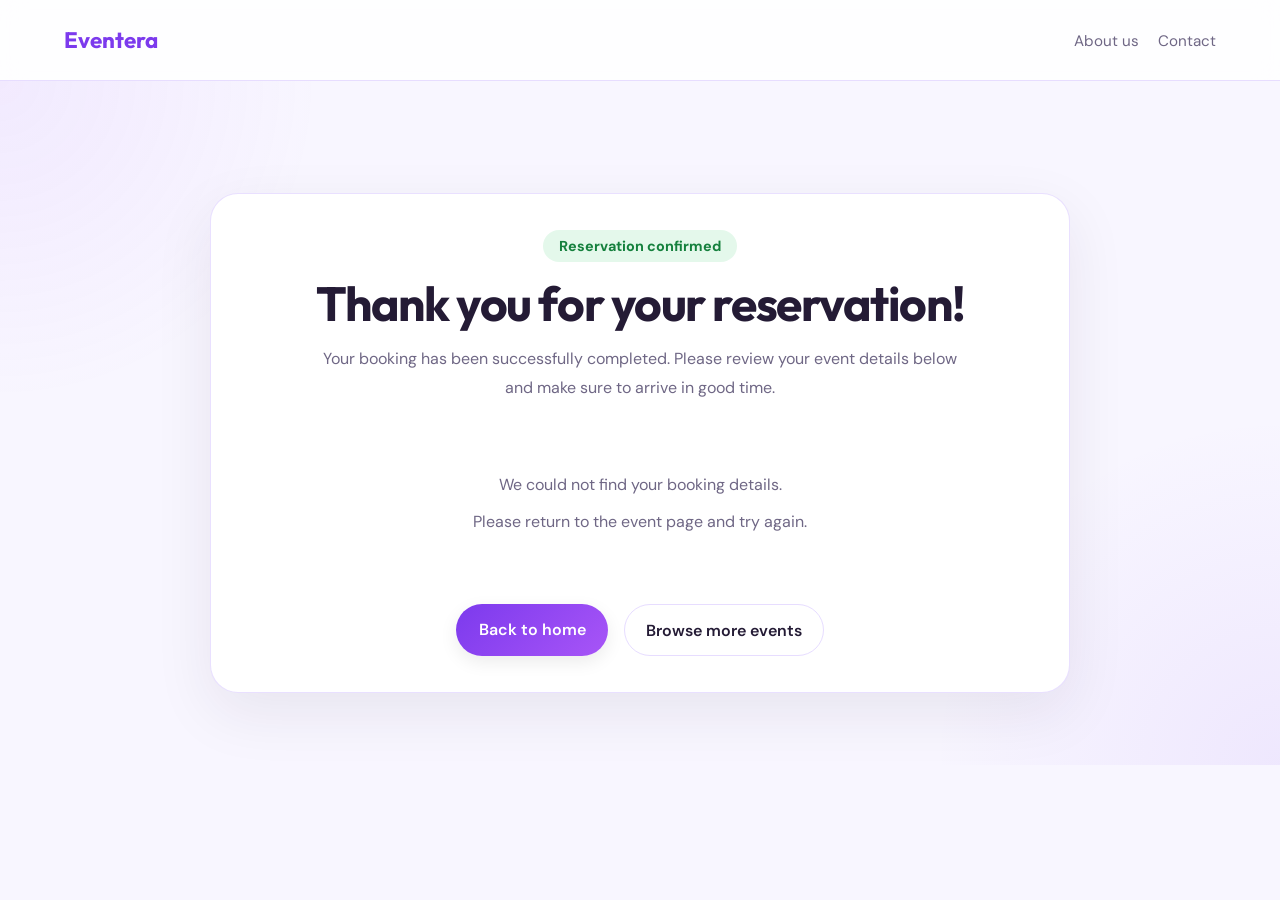
<file: booking-confirmation.html>
<!doctype html>
<html lang="en">
  <head>
    <meta charset="UTF-8" />
    <meta name="viewport" content="width=device-width, initial-scale=1.0" />
    <title>Booking Confirmation | Eventera</title>
    <link rel="stylesheet" href="style.css" />
    <script src="./src/scripts/header.js" defer></script>
  </head>
  <body>
    <header class="site-header">
      <nav class="container nav">
        <a href="index.html" class="logo">Eventera</a>
        <ul class="nav-links">
          <!-- <li><a href="index.html">Home</a></li> -->
          <li><a href="about.html">About us</a></li>
          <li><a href="contact.html">Contact</a></li>
          <!-- <li><a href="register.html">Register</a></li>
          <li><a href="login.html" class="nav-login">Log In</a></li> -->
        </ul>

        <div class="user-area" id="userArea" style="display: none;">
          <div class="user-profile" id="userProfile">
            <div class="user-avatar" id="userInitial">U</div>
            <span id="userName">User</span>
          </div>
          <button class="logout-btn" id="logoutBtn">Logout</button>
        </div>
      </nav>
    </header>

    <main class="confirmation-page">
      <section class="confirmation-section">
        <div class="container">
          <div class="confirmation-card">
            <span class="confirmation-badge">Reservation confirmed</span>
            <h1>Thank you for your reservation!</h1>
            <p class="confirmation-intro">
              Your booking has been successfully completed. Please review your
              event details below and make sure to arrive in good time.
            </p>

            <div id="confirmationDetails" class="confirmation-details">
              <p>Loading your booking details...</p>
            </div>

            <div class="confirmation-actions">
              <a href="index.html" class="btn btn-primary">Back to home</a>
              <a href="index.html#events" class="btn btn-secondary"
                >Browse more events</a
              >
            </div>
          </div>
        </div>
      </section>
    </main>

    <script src="js/booking-confirmation.js"></script>
  </body>
</html>
</file>
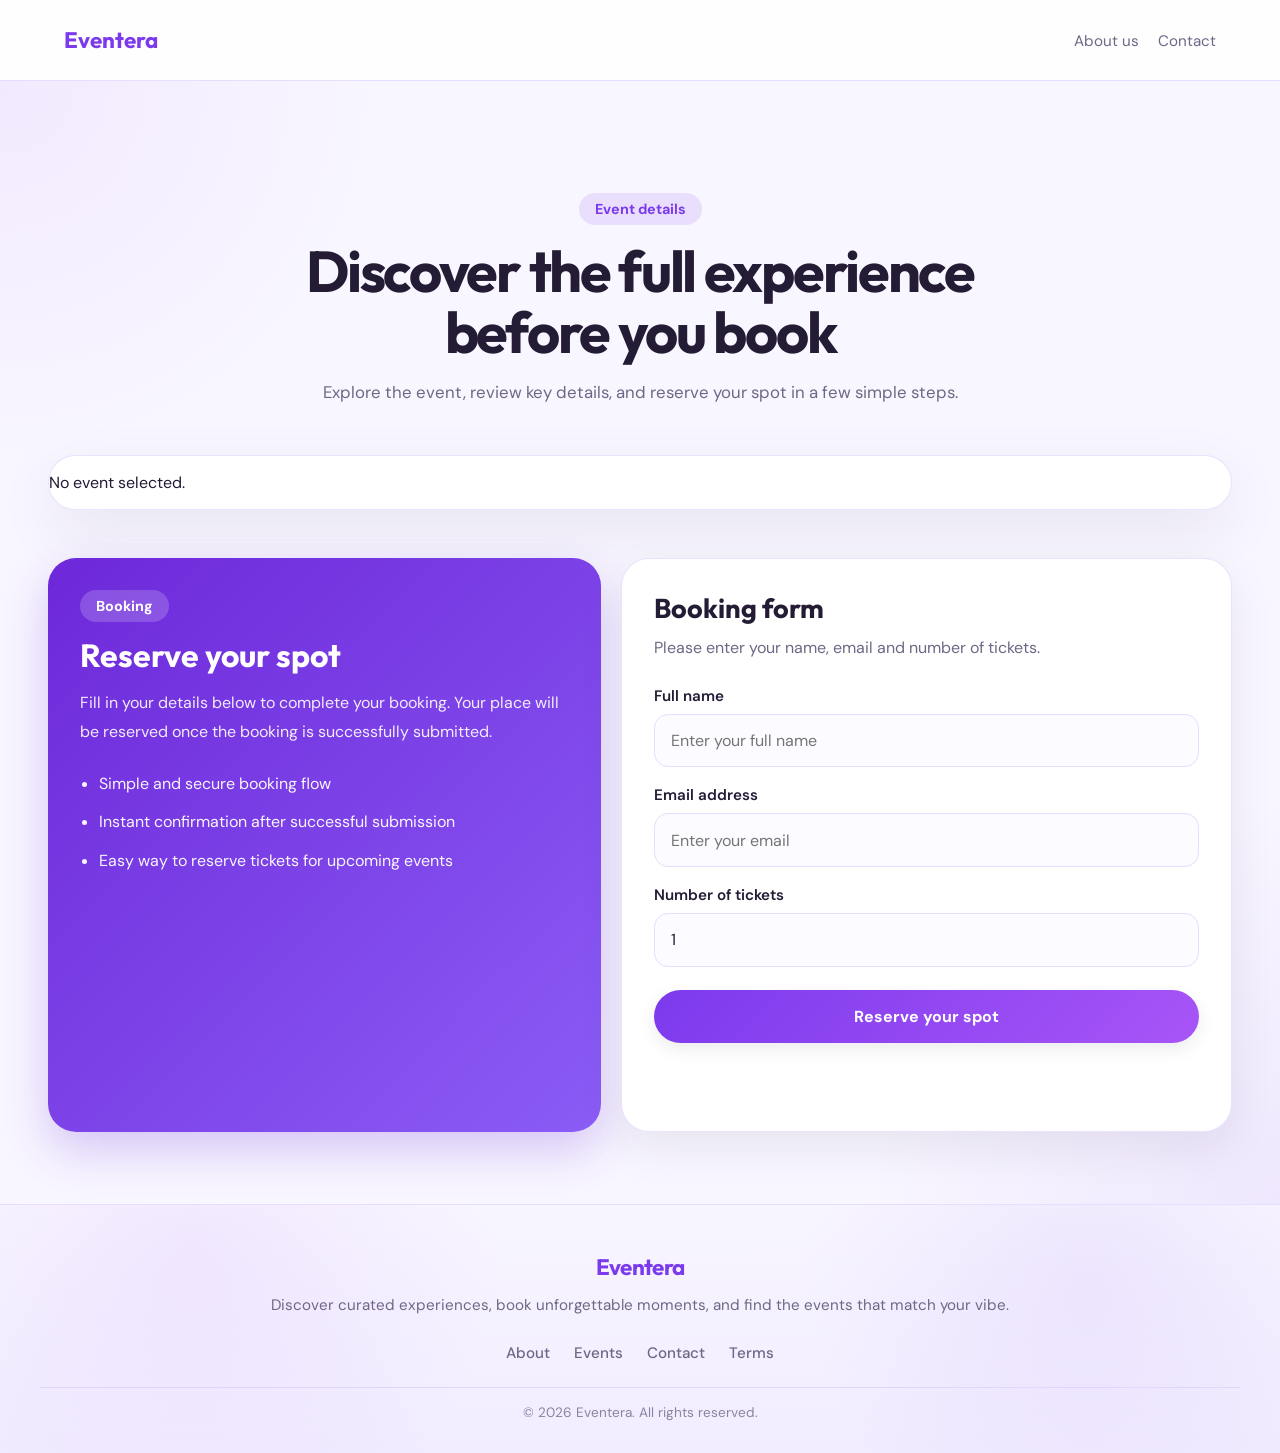
<file: event-details.html>
<!doctype html>
<html lang="en">
  <head>
    <meta charset="UTF-8" />
    <meta name="viewport" content="width=device-width, initial-scale=1.0" />
    <title>Event Details | Eventera</title>
    <link rel="stylesheet" href="style.css" />
    <script src="./src/scripts/header.js" defer></script>
  </head>
  <body>
    <!-- HEADER -->
    <header class="site-header">
      <nav class="container nav">
        <a href="index.html" class="logo">Eventera</a>
        <ul class="nav-links">
          <!-- <li><a href="index.html">Home</a></li> -->
          <li><a href="about.html">About us</a></li>
          <li><a href="contact.html">Contact</a></li>
          <!-- <li><a href="register.html">Register</a></li>
          <li><a href="login.html" class="nav-login">Log In</a></li> -->
        </ul>
     <!-- User Area -->
        <div class="user-area" id="userArea" style="display: none">
          <div class="user-profile" id="userProfile">
            <div class="user-avatar" id="userInitial">U</div>
            <span id="userName">User</span>
          </div>
          <button class="logout-btn" id="logoutBtn">Logout</button>
        </div>
      </nav>
    </header>

    <main class="event-details-page">
      <!-- HERO / INTRO -->
      <section class="event-details-hero">
        <div class="container">
          <div class="event-details-hero__content">
            <span class="details-badge">Event details</span>
            <h1>Discover the full experience before you book</h1>
            <p>
              Explore the event, review key details, and reserve your spot in a
              few simple steps.
            </p>
          </div>
        </div>
      </section>

      <!-- EVENT DETAILS -->
      <section class="event-details-section">
        <div class="container">
          <div id="eventDetails" class="event-details-card">
            <p class="loading-text">Loading event details...</p>
          </div>
        </div>
      </section>

      <!-- BOOKING SECTION -->
      <section class="booking-section">
        <div class="container">
          <div class="booking-layout">
            <!-- LEFT SIDE -->
            <div class="booking-info-card">
              <span class="details-badge details-badge--light">Booking</span>
              <h2>Reserve your spot</h2>
              <p>
                Fill in your details below to complete your booking. Your place
                will be reserved once the booking is successfully submitted.
              </p>

              <ul class="booking-info-list">
                <li>Simple and secure booking flow</li>
                <li>Instant confirmation after successful submission</li>
                <li>Easy way to reserve tickets for upcoming events</li>
              </ul>
            </div>

            <!-- RIGHT SIDE -->
            <div class="booking-card">
              <h3>Booking form</h3>
              <p class="booking-card-text">
                Please enter your name, email and number of tickets.
              </p>

              <form id="bookingForm" class="booking-form">
                <div class="form-group">
                  <label for="name">Full name</label>
                  <input
                    type="text"
                    id="name"
                    name="name"
                    placeholder="Enter your full name"
                    required
                  />
                </div>

                <div class="form-group">
                  <label for="email">Email address</label>
                  <input
                    type="email"
                    id="email"
                    name="email"
                    placeholder="Enter your email"
                    required
                  />
                </div>

                <div class="form-group">
                  <label for="quantity">Number of tickets</label>
                  <input
                    type="number"
                    id="quantity"
                    name="quantity"
                    min="1"
                    value="1"
                    required
                  />
                </div>

                <button
                  type="submit"
                  class="btn btn-primary booking-submit-btn"
                >
                  Reserve your spot
                </button>
              </form>

              <p id="bookingMessage" class="booking-message"></p>
            </div>
          </div>
        </div>
      </section>
    </main>

    <!-- FOOTER -->
    <footer class="site-footer">
      <div class="container footer-content">
        <div class="footer-brand">
          <a href="index.html" class="footer-logo">Eventera</a>
          <p class="footer-text">
            Discover curated experiences, book unforgettable moments, and find
            the events that match your vibe.
          </p>
        </div>

        <div class="footer-links">
          <a href="about.html">About</a>
          <a href="index.html">Events</a>
          <a href="contact.html">Contact</a>
          <a href="terms.html">Terms</a>
        </div>

        <div class="footer-bottom">
          <p>&copy; 2026 Eventera. All rights reserved.</p>
        </div>
      </div>
    </footer>

    <script src="js/event-details.js"></script>
  </body>
</html>
</file>
<file: style.css>
@import url("https://fonts.googleapis.com/css2?family=DM+Sans:wght@400;500;700&family=Outfit:wght@400;500;600;700;800&display=swap");

/* =========================
   ROOT
========================= */
:root {
  --font-heading: "Outfit", system-ui, sans-serif;
  --font-body: "DM Sans", system-ui, sans-serif;

  --color-bg: #f8f6ff;
  --color-surface: #ffffff;
  --color-primary: #7c3aed;
  --color-primary-hover: #6d28d9;
  --color-text: #241b35;
  --color-text-muted: #6f6785;
  --color-text-soft: #8b84a1;
  --color-border: #e7ddff;
  --color-white: #ffffff;

  --gradient-primary: linear-gradient(135deg, #7c3aed, #a855f7);

  --space-sm: 0.75rem;
  --space-md: 1rem;
  --space-lg: 1.5rem;
  --space-xl: 2rem;
  --space-2xl: 3rem;

  --radius-md: 0.875rem;
  --radius-lg: 1.25rem;
  --radius-pill: 999px;

  --shadow-sm: 0 6px 18px rgba(0, 0, 0, 0.08);
  --shadow-lg: 0 20px 50px rgba(0, 0, 0, 0.18);

  --header-height: 80px;
  --fw-medium: 500;
  --fw-bold: 700;
  --fs-sm: 0.95rem;
  --transition-fast: 0.2s ease;
}

/* =========================
   GLOBAL
========================= */
*,
*::before,
*::after {
  box-sizing: border-box;
}

html {
  scroll-behavior: smooth;
}

body {
  margin: 0;
  font-family: var(--font-body);
  background: var(--color-bg);
  color: var(--color-text);
  overflow-x: hidden;
}

main,
section,
header,
footer {
  width: 100%;
}

img {
  max-width: 100%;
  height: auto;
  display: block;
}

a {
  text-decoration: none;
  color: inherit;
}

button,
input,
select,
textarea {
  font: inherit;
}

input,
select,
textarea {
  min-width: 0;
}

.container {
  width: min(1200px, calc(100% - 3rem));
  margin-inline: auto;
}

/* =========================
   HEADER / NAV
========================= */
.site-header {
  position: sticky;
  top: 0;
  z-index: 1000;
  backdrop-filter: blur(12px);
  background: rgba(255, 255, 255, 0.82);
  border-bottom: 1px solid var(--color-border);
}

.nav {
  min-height: var(--header-height);
  display: flex;
  align-items: center;
  justify-content: space-between;
  gap: 1rem;
  padding: 0.9rem 1.5rem;
}

.logo {
  font-family: var(--font-heading);
  font-weight: 700;
  font-size: 1.4rem;
  color: var(--color-primary);
  white-space: nowrap;
}

.nav-links {
  display: flex;
  align-items: center;
  gap: 1.2rem;
  list-style: none;
  margin: 0;
  padding: 0;
  flex-wrap: wrap;
  justify-content: flex-end;
}

.nav-links li {
  margin: 0;
  padding: 0;
}

.nav-links a {
  font-size: 0.95rem;
  color: var(--color-text-muted);
  position: relative;
  white-space: nowrap;
  transition: color var(--transition-fast);
}

.nav-links a:hover,
.nav-links a:focus-visible {
  color: var(--color-primary);
}

/* =========================
   USER PROFILE IN HEADER
========================= */
.user-area {
  display: flex;
  align-items: center;
  gap: 12px;
}

.user-profile {
  display: flex;
  align-items: center;
  gap: 8px;
  padding: 6px 12px;
  border-radius: var(--radius-pill);
  background: rgba(124, 58, 237, 0.08);
  border: 1px solid rgba(124, 58, 237, 0.15);
  font-size: 0.95rem;
  color: var(--color-text);
  cursor: pointer;
  transition: 0.25s;
}

.user-profile:hover {
  background: rgba(124, 58, 237, 0.15);
}

.user-avatar {
  width: 34px;
  height: 34px;
  border-radius: 50%;
  background: var(--gradient-primary);
  color: white;
  display: flex;
  align-items: center;
  justify-content: center;
  font-weight: 700;
  font-size: 0.95rem;
}

.logout-btn {
  width: auto;
  font-size: 0.9rem;
  color: var(--color-text-muted);
  background: none;
  border: none;
  cursor: pointer;
  padding: 6px 10px;
  border-radius: var(--radius-md);
}

.logout-btn:hover {
  color: #e11d48;
  background: rgba(225, 29, 72, 0.08);
}

/* =========================
   BUTTONS
========================= */
.btn {
  border: none;
  border-radius: var(--radius-pill);
  padding: 0.9rem 1.4rem;
  font-weight: 600;
  cursor: pointer;
  transition: 0.25s;
}

.btn-primary {
  background: var(--gradient-primary);
  color: white;
  box-shadow: var(--shadow-sm);
}

.btn-primary:hover {
  transform: translateY(-2px);
}

.btn-secondary {
  display: inline-flex;
  align-items: center;
  justify-content: center;
  width: auto;
  padding: 0.9rem 1.3rem;
  border-radius: var(--radius-pill);
  border: 1px solid var(--color-border);
  background: white;
  color: var(--color-text);
  font-weight: 600;
  transition:
    border-color var(--transition-fast),
    color var(--transition-fast),
    transform var(--transition-fast);
}

.btn-secondary:hover {
  border-color: var(--color-primary);
  color: var(--color-primary);
  transform: translateY(-2px);
}

/* =========================
   HERO
========================= */
.hero {
  min-height: 90vh;
  display: flex;
  align-items: center;
  padding: 2rem 1.5rem 4rem;
  background:
    linear-gradient(rgba(20, 10, 35, 0.68), rgba(124, 58, 237, 0.42)),
    url("Images/Hero.webp");
  background-size: cover;
  background-position: center;
  color: white;
}

.hero__content {
  width: 100%;
  max-width: 1000px;
  margin: 0 auto;
  display: flex;
  flex-direction: column;
  gap: 2rem;
}

.hero h1 {
  font-family: var(--font-heading);
  font-size: clamp(2.5rem, 6vw, 5rem);
  font-weight: 700;
  line-height: 0.95;
  letter-spacing: -0.05em;
  max-width: 12.5ch;
  margin: 0 0 1rem 0;
}

.hero p {
  margin: 0;
  max-width: 38ch;
  font-size: 1.05rem;
  line-height: 1.6;
  color: rgba(255, 255, 255, 0.9);
}

/* =========================
   SEARCH CARD
========================= */
.hero-search-card {
  display: grid;
  grid-template-columns: repeat(5, minmax(0, 1fr));
  gap: 1rem;
  padding: 1.25rem;
  background: rgba(255, 255, 255, 0.15);
  backdrop-filter: blur(18px);
  border-radius: 20px;
  box-shadow: var(--shadow-lg);
}

.hero-search-card .form-group {
  min-width: 0;
}

.hero-search-card label {
  font-size: 0.8rem;
  color: white;
  margin-bottom: 0.3rem;
  display: block;
}

.hero-search-card input,
.hero-search-card select {
  width: 100%;
  padding: 0.85rem 0.95rem;
  border-radius: var(--radius-md);
  border: none;
}

.hero-search-btn {
  align-self: end;
  height: 50px;
  width: 100%;
}

/* =========================
   REGISTER / LOGIN
========================= */
.register-hero,
.login-hero {
  min-height: 100vh;
  display: flex;
  align-items: center;
  justify-content: center;
  padding: calc(var(--header-height) + 2rem) 1.5rem 6rem;
  background:
    linear-gradient(rgba(20, 10, 35, 0.75), rgba(124, 58, 237, 0.6)),
    url("Images/Hero.webp");
  background-size: cover;
  background-position: center;
  color: white;
}

.register-card,
.login-card {
  background: rgba(255, 255, 255, 0.12);
  backdrop-filter: blur(20px);
  border-radius: 24px;
  padding: 3rem 2.5rem;
  width: 100%;
  max-width: 460px;
  box-shadow: var(--shadow-lg);
  border: 1px solid rgba(255, 255, 255, 0.2);
}

.register-card h1,
.login-card h1 {
  font-size: 2.8rem;
  font-weight: 700;
  text-align: center;
  margin-bottom: 0.5rem;
  line-height: 1.1;
}

.register-card p {
  text-align: center;
  opacity: 0.9;
  margin-bottom: 2rem;
  font-size: 1.05rem;
}

.register-form input,
.login-form input {
  width: 100%;
  padding: 1rem 1.25rem;
  border: none;
  border-radius: var(--radius-md);
  background: rgba(255, 255, 255, 0.95);
  color: var(--color-text);
  font-size: 1rem;
  margin-bottom: 1rem;
}

.register-form input::placeholder,
.login-form input::placeholder {
  color: #6f6785;
}

.register-form button,
.login-form button {
  width: 100%;
  height: 58px;
  font-size: 1.1rem;
  margin-top: 0.5rem;
}

.form-label {
  display: block;
  font-size: 0.85rem;
  margin-bottom: 0.4rem;
  opacity: 0.9;
}

/* =========================
   EVENTS
========================= */
.events-section {
  padding: 4.5rem 1.5rem;
  background:
    radial-gradient(
      circle at top left,
      rgba(168, 85, 247, 0.08),
      transparent 22%
    ),
    radial-gradient(
      circle at bottom right,
      rgba(124, 58, 237, 0.08),
      transparent 24%
    );
}

.events-container {
  max-width: 1200px;
  margin: 0 auto;
}

.events-header {
  text-align: center;
  margin-bottom: 3rem;
}

.events-tag {
  display: inline-block;
  background: #e0e7ff;
  color: #4338ca;
  padding: 0.4rem 1rem;
  border-radius: 999px;
  font-size: 0.9rem;
  font-weight: bold;
  margin-bottom: 1rem;
}

.events-header h2 {
  font-size: 2.2rem;
  margin-bottom: 0.8rem;
}

.events-header p {
  color: #6b7280;
  max-width: 650px;
  margin: 0 auto;
  line-height: 1.6;
}

.events-grid {
  display: grid;
  grid-template-columns: repeat(auto-fit, minmax(260px, 1fr));
  gap: 1.25rem;
}

.event-card {
  background: #ffffff;
  border-radius: 20px;
  overflow: hidden;
  box-shadow: 0 10px 25px rgba(0, 0, 0, 0.08);
  transition:
    transform 0.25s ease,
    box-shadow 0.25s ease;
  display: flex;
  flex-direction: column;
  min-width: 0;
}

.event-card:hover {
  transform: translateY(-6px);
  box-shadow: 0 18px 35px rgba(0, 0, 0, 0.12);
}

.event-image {
  position: relative;
  height: 210px;
  overflow: hidden;
}

.event-image img {
  width: 100%;
  height: 100%;
  object-fit: cover;
  transition: transform 0.4s ease;
}

.event-card:hover .event-image img {
  transform: scale(1.05);
}

.event-category {
  position: absolute;
  top: 1rem;
  left: 1rem;
  background: rgba(17, 24, 39, 0.85);
  color: white;
  padding: 0.4rem 0.8rem;
  border-radius: 999px;
  font-size: 0.8rem;
}

.event-spots {
  position: absolute;
  top: 1rem;
  right: 1rem;
  background: #ffffff;
  color: #111827;
  padding: 0.4rem 0.8rem;
  border-radius: 999px;
  font-size: 0.8rem;
  font-weight: bold;
}

.event-content {
  padding: 1.25rem;
  display: flex;
  flex-direction: column;
  flex: 1;
  gap: 0.25rem;
}

.event-date {
  display: inline-flex;
  align-items: center;
  gap: 0.4rem;
  color: var(--color-primary);
  font-size: 0.9rem;
  font-weight: 700;
  margin-bottom: 0.6rem;
}

.event-card h3 {
  font-size: 1.3rem;
  margin-bottom: 0.7rem;
  color: #111827;
}

.event-description {
  color: #6b7280;
  line-height: 1.6;
  margin-bottom: 1rem;
  flex-grow: 1;
  display: -webkit-box;
  -webkit-line-clamp: 2;
  -webkit-box-orient: vertical;
  overflow: hidden;
}

.event-meta {
  display: flex;
  flex-direction: column;
  gap: 0.45rem;
  margin-bottom: 1rem;
  color: #374151;
  font-size: 0.95rem;
}

.event-price {
  font-weight: bold;
  color: #111827;
}

.event-button {
  display: inline-flex;
  justify-content: center;
  align-items: center;
  text-align: center;
  width: 100%;
  background: var(--gradient-primary);
  color: white;
  padding: 0.95rem 1.1rem;
  border-radius: var(--radius-pill);
  font-weight: 700;
  box-shadow: var(--shadow-sm);
  transition:
    transform 0.2s ease,
    box-shadow 0.2s ease,
    opacity 0.2s ease;
}

.event-button:hover {
  transform: translateY(-2px);
  box-shadow: 0 12px 26px rgba(124, 58, 237, 0.22);
  opacity: 1;
}

/* =========================
   EVENT DETAILS PAGE
========================= */
.event-details-page {
  background:
    radial-gradient(
      circle at top left,
      rgba(168, 85, 247, 0.08),
      transparent 22%
    ),
    radial-gradient(
      circle at bottom right,
      rgba(124, 58, 237, 0.08),
      transparent 24%
    );
}

.event-details-hero {
  padding: calc(var(--header-height) + 2rem) 1.5rem 3rem;
  color: var(--color-text);
}

.event-details-hero__content {
  max-width: 760px;
  margin: 0 auto;
  text-align: center;
}

.details-badge {
  display: inline-block;
  margin-bottom: 1rem;
  padding: 0.45rem 1rem;
  border-radius: var(--radius-pill);
  background: rgba(124, 58, 237, 0.12);
  color: var(--color-primary);
  font-size: 0.9rem;
  font-weight: 700;
}

.details-badge--light {
  background: rgba(255, 255, 255, 0.18);
  color: white;
}

.event-details-hero h1 {
  margin: 0 0 1rem;
  font-family: var(--font-heading);
  font-size: clamp(2.2rem, 5vw, 3.6rem);
  line-height: 1.05;
  letter-spacing: -0.04em;
}

.event-details-hero p {
  margin: 0 auto;
  max-width: 58ch;
  color: var(--color-text-muted);
  font-size: 1.05rem;
  line-height: 1.7;
}

.event-details-section {
  padding: 0 1.5rem 3rem;
}

.event-details-card {
  display: grid;
  grid-template-columns: 1.1fr 1fr;
  gap: 0;
  align-items: stretch;
  background: var(--color-surface);
  border: 1px solid rgba(231, 221, 255, 0.8);
  border-radius: 28px;
  overflow: hidden;
  box-shadow: 0 20px 60px rgba(36, 27, 53, 0.08);
}

.loading-text {
  padding: 3rem;
  text-align: center;
  color: var(--color-text-muted);
}

.event-details-image {
  min-height: 420px;
  background: #f3f0ff;
}

.event-details-image img {
  width: 100%;
  height: 100%;
  object-fit: cover;
}

.event-details-content {
  padding: 2rem;
  display: flex;
  flex-direction: column;
  justify-content: center;
}

.event-category-badge {
  display: inline-block;
  align-self: flex-start;
  margin-bottom: 1rem;
  padding: 0.45rem 0.9rem;
  border-radius: var(--radius-pill);
  background: rgba(124, 58, 237, 0.12);
  color: var(--color-primary);
  font-size: 0.85rem;
  font-weight: 700;
}

.event-details-content h1 {
  margin: 0 0 1rem;
  font-family: var(--font-heading);
  font-size: clamp(2rem, 4vw, 3rem);
  line-height: 1.05;
  letter-spacing: -0.03em;
  color: var(--color-text);
}

.event-details-description {
  margin: 0 0 1.5rem;
  color: var(--color-text-muted);
  font-size: 1rem;
  line-height: 1.8;
}

.event-details-meta {
  display: grid;
  gap: 0.9rem;
  padding: 1.2rem;
  background: #faf8ff;
  border: 1px solid var(--color-border);
  border-radius: 20px;
}

.event-details-meta p {
  margin: 0;
  color: var(--color-text);
  line-height: 1.6;
}

.event-details-meta strong {
  color: var(--color-primary);
}

/* =========================
   BOOKING SECTION
========================= */
.booking-section {
  padding: 0 1.5rem 4.5rem;
}

.booking-layout {
  display: grid;
  grid-template-columns: 0.95fr 1.05fr;
  gap: 1.25rem;
  align-items: stretch;
}

.booking-info-card,
.booking-card {
  min-width: 0;
}

.booking-info-card {
  padding: 2rem;
  border-radius: 28px;
  background: linear-gradient(135deg, #6d28d9, #8b5cf6);
  color: white;
  box-shadow: 0 18px 45px rgba(109, 40, 217, 0.24);
}

.booking-info-card h2 {
  margin: 0 0 1rem;
  font-family: var(--font-heading);
  font-size: 2rem;
  line-height: 1.1;
}

.booking-info-card p {
  margin: 0 0 1.5rem;
  color: rgba(255, 255, 255, 0.9);
  line-height: 1.8;
}

.booking-info-list {
  margin: 0;
  padding-left: 1.2rem;
  display: grid;
  gap: 0.8rem;
}

.booking-info-list li {
  color: rgba(255, 255, 255, 0.95);
  line-height: 1.6;
}

.booking-card {
  padding: 2rem;
  background: var(--color-surface);
  border: 1px solid rgba(231, 221, 255, 0.85);
  border-radius: 28px;
  box-shadow: 0 16px 45px rgba(36, 27, 53, 0.08);
}

.booking-card h3 {
  margin: 0 0 0.6rem;
  font-family: var(--font-heading);
  font-size: 1.7rem;
  color: var(--color-text);
}

.booking-card-text {
  margin: 0 0 1.5rem;
  color: var(--color-text-muted);
  line-height: 1.7;
}

.booking-form {
  display: grid;
  gap: 1.15rem;
}

.booking-form .form-group {
  display: grid;
  gap: 0.5rem;
}

.booking-form label {
  font-size: 0.95rem;
  font-weight: 600;
  color: var(--color-text);
}

.booking-form input {
  width: 100%;
  padding: 0.95rem 1rem;
  border: 1px solid var(--color-border);
  border-radius: 14px;
  background: #fcfbff;
  color: var(--color-text);
  outline: none;
  transition:
    border-color 0.2s ease,
    box-shadow 0.2s ease,
    transform 0.2s ease;
}

.booking-form input:focus {
  border-color: var(--color-primary);
  box-shadow: 0 0 0 4px rgba(124, 58, 237, 0.12);
  transform: translateY(-1px);
}

.booking-submit-btn {
  margin-top: 0.3rem;
  width: 100%;
  padding: 1rem 1.2rem;
  font-weight: 700;
}

.booking-submit-btn:disabled {
  cursor: not-allowed;
  opacity: 0.8;
}

.booking-message {
  min-height: 1.5rem;
  margin-top: 1rem;
  font-weight: 600;
  line-height: 1.5;
}

/* =========================
   BOOKING CONFIRMATION PAGE
========================= */
.confirmation-page {
  padding: calc(var(--header-height) + 2rem) 1.5rem 4.5rem;
  background:
    radial-gradient(
      circle at top left,
      rgba(168, 85, 247, 0.08),
      transparent 22%
    ),
    radial-gradient(
      circle at bottom right,
      rgba(124, 58, 237, 0.08),
      transparent 24%
    );
}

.confirmation-card {
  max-width: 860px;
  margin: 0 auto;
  padding: 2.25rem;
  background: var(--color-surface);
  border: 1px solid rgba(231, 221, 255, 0.9);
  border-radius: 28px;
  box-shadow: 0 20px 60px rgba(36, 27, 53, 0.08);
  text-align: center;
}

.confirmation-badge {
  display: inline-block;
  margin-bottom: 1rem;
  padding: 0.45rem 1rem;
  border-radius: var(--radius-pill);
  background: rgba(34, 197, 94, 0.12);
  color: #15803d;
  font-size: 0.9rem;
  font-weight: 700;
}

.confirmation-card h1 {
  margin: 0 0 1rem;
  font-family: var(--font-heading);
  font-size: clamp(2rem, 4vw, 3rem);
  line-height: 1.05;
  letter-spacing: -0.03em;
}

.confirmation-intro {
  max-width: 60ch;
  margin: 0 auto 2rem;
  color: var(--color-text-muted);
  line-height: 1.8;
}

.confirmation-details {
  margin-top: 2rem;
  text-align: left;
}

.confirmation-grid {
  display: grid;
  grid-template-columns: repeat(2, minmax(0, 1fr));
  gap: 1rem;
}

.confirmation-item {
  padding: 1rem 1.1rem;
  background: #faf8ff;
  border: 1px solid var(--color-border);
  border-radius: 18px;
}

.confirmation-label {
  display: block;
  margin-bottom: 0.35rem;
  font-size: 0.85rem;
  font-weight: 700;
  color: var(--color-primary);
  text-transform: uppercase;
  letter-spacing: 0.04em;
}

.confirmation-item p {
  margin: 0;
  color: var(--color-text);
  line-height: 1.6;
}

.confirmation-note {
  margin-top: 1.5rem;
  padding: 1.3rem;
  background: linear-gradient(135deg, #f5f1ff, #faf8ff);
  border: 1px solid var(--color-border);
  border-radius: 20px;
}

.confirmation-note h2 {
  margin: 0 0 0.75rem;
  font-family: var(--font-heading);
  font-size: 1.25rem;
}

.confirmation-note p {
  margin: 0 0 0.75rem;
  color: var(--color-text-muted);
  line-height: 1.7;
}

.confirmation-note p:last-child {
  margin-bottom: 0;
}

.confirmation-actions {
  margin-top: 2rem;
  display: flex;
  justify-content: center;
  gap: 1rem;
  flex-wrap: wrap;
}

.confirmation-empty-state {
  padding: 1.5rem;
  text-align: center;
  color: var(--color-text-muted);
}

/* =========================
   FOOTER
========================= */
.site-footer {
  position: relative;
  padding: var(--space-2xl) 0 var(--space-xl);
  background: linear-gradient(
    180deg,
    rgba(248, 246, 255, 0.96) 0%,
    rgba(241, 236, 255, 0.98) 100%
  );
  border-top: 1px solid var(--color-border);
  overflow: hidden;
}

.site-footer::before {
  content: "";
  position: absolute;
  inset: 0;
  background:
    radial-gradient(
      circle at 15% 20%,
      rgba(192, 132, 252, 0.12),
      transparent 28%
    ),
    radial-gradient(
      circle at 85% 30%,
      rgba(124, 58, 237, 0.08),
      transparent 26%
    );
  pointer-events: none;
}

.footer-content {
  position: relative;
  z-index: 1;
  display: grid;
  gap: var(--space-lg);
  text-align: center;
}

.footer-brand {
  display: grid;
  gap: var(--space-sm);
  justify-items: center;
}

.footer-logo {
  font-family: var(--font-heading);
  font-size: 1.4rem;
  font-weight: var(--fw-bold);
  letter-spacing: -0.03em;
  color: var(--color-primary);
  transition:
    color var(--transition-fast),
    transform var(--transition-fast);
}

.footer-logo:hover {
  color: var(--color-primary-hover);
  transform: translateY(-1px);
}

.footer-text {
  margin: 0;
  font-size: var(--fs-sm);
  line-height: 1.7;
  color: var(--color-text-muted);
}

.footer-links {
  display: flex;
  flex-wrap: wrap;
  justify-content: center;
  gap: 0.85rem 1.5rem;
}

.footer-links a {
  position: relative;
  font-size: var(--fs-sm);
  font-weight: var(--fw-medium);
  color: var(--color-text-muted);
  transition: color var(--transition-fast);
}

.footer-links a:hover,
.footer-links a:focus-visible {
  color: var(--color-primary);
}

.footer-links a::after {
  content: "";
  position: absolute;
  left: 0;
  bottom: -0.28rem;
  width: 100%;
  height: 2px;
  border-radius: var(--radius-pill);
  background: var(--gradient-primary);
  transform: scaleX(0);
  transform-origin: left;
  transition: transform var(--transition-fast);
}

.footer-links a:hover::after,
.footer-links a:focus-visible::after {
  transform: scaleX(1);
}

.footer-bottom {
  padding-top: var(--space-md);
  border-top: 1px solid rgba(214, 199, 255, 0.55);
}

.footer-bottom p {
  margin: 0;
  font-size: 0.85rem;
  color: var(--color-text-soft);
}

/* =========================
   RESPONSIVE
========================= */
@media (max-width: 1100px) {
  .hero-search-card {
    grid-template-columns: repeat(3, minmax(0, 1fr));
  }

  .hero-search-btn {
    grid-column: span 3;
  }

  .event-details-card,
  .booking-layout {
    grid-template-columns: 1fr;
  }

  .event-details-image {
    min-height: 340px;
  }
}

@media (max-width: 900px) {
  :root {
    --header-height: 72px;
  }

  .nav {
    align-items: flex-start;
    flex-direction: column;
    padding: 1rem 1.25rem;
  }

  .nav-links {
    width: 100%;
    justify-content: flex-start;
    gap: 0.9rem 1.1rem;
  }

  .hero {
    min-height: auto;
    padding: 2rem 1.25rem 3rem;
  }

  .hero__content {
    gap: 1.5rem;
  }

  .hero h1 {
    max-width: 100%;
    font-size: clamp(2.3rem, 8vw, 4rem);
  }

  .hero p {
    max-width: 52ch;
  }

  .hero-search-card {
    grid-template-columns: repeat(2, minmax(0, 1fr));
  }

  .hero-search-btn {
    grid-column: 1 / -1;
  }

  .events-section,
  .event-details-section,
  .booking-section,
  .confirmation-page {
    padding-left: 1.25rem;
    padding-right: 1.25rem;
  }

  .events-header h2 {
    font-size: 2rem;
  }

  .event-details-content,
  .booking-card,
  .booking-info-card,
  .confirmation-card {
    padding: 1.75rem;
  }

  .confirmation-grid {
    grid-template-columns: 1fr;
  }
}

@media (max-width: 640px) {
  :root {
    --header-height: 68px;
  }

  .container {
    width: min(1200px, calc(100% - 2rem));
  }

  .nav {
    padding: 0.85rem 1rem;
  }

  .logo {
    font-size: 1.25rem;
  }

  .nav-links {
    gap: 0.7rem 0.9rem;
  }

  .nav-links a {
    font-size: 0.9rem;
  }

  .hero {
    padding: 1.5rem 1rem 2.5rem;
  }

  .hero__content {
    gap: 1.25rem;
  }

  .hero h1 {
    font-size: clamp(2rem, 10vw, 3rem);
    line-height: 1;
  }

  .hero p {
    font-size: 1rem;
  }

  .hero-search-card {
    grid-template-columns: 1fr;
    padding: 1rem;
    gap: 0.85rem;
  }

  .hero-search-btn {
    grid-column: auto;
  }

  .register-hero,
  .login-hero {
    padding: calc(var(--header-height) + 1.25rem) 1rem 3rem;
    min-height: auto;
  }

  .register-card,
  .login-card {
    padding: 1.75rem 1.25rem;
    border-radius: 20px;
  }

  .register-card h1,
  .login-card h1 {
    font-size: 2rem;
  }

  .events-section {
    padding: 3.5rem 1rem;
  }

  .events-header {
    margin-bottom: 2rem;
  }

  .events-header h2 {
    font-size: 1.7rem;
  }

  .events-header p {
    font-size: 0.98rem;
  }

  .events-grid {
    grid-template-columns: 1fr;
    gap: 1rem;
  }

  .event-image {
    height: 190px;
  }

  .event-content {
    padding: 1rem;
  }

  .event-card h3 {
    font-size: 1.15rem;
  }

  .event-details-hero {
    padding: calc(var(--header-height) + 1.25rem) 1rem 1.75rem;
  }

  .event-details-hero h1 {
    font-size: 2rem;
  }

  .event-details-hero p {
    font-size: 1rem;
  }

  .event-details-section,
  .booking-section {
    padding-left: 1rem;
    padding-right: 1rem;
  }

  .event-details-card,
  .booking-card,
  .booking-info-card,
  .confirmation-card {
    border-radius: 22px;
  }

  .event-details-content,
  .booking-card,
  .booking-info-card,
  .confirmation-card {
    padding: 1.25rem;
  }

  .event-details-image {
    min-height: 240px;
  }

  .event-details-content h1 {
    font-size: 1.8rem;
  }

  .event-details-meta {
    padding: 1rem;
  }

  .booking-info-card h2 {
    font-size: 1.5rem;
  }

  .booking-card h3 {
    font-size: 1.3rem;
  }

  .confirmation-page {
    padding: calc(var(--header-height) + 1.25rem) 1rem 3.5rem;
  }

  .confirmation-card h1 {
    font-size: 1.9rem;
  }

  .confirmation-actions {
    flex-direction: column;
  }

  .btn-secondary,
  .btn-primary {
    width: 100%;
  }

  .site-footer {
    padding: 2rem 0 1.5rem;
  }

  .footer-text {
    max-width: 32ch;
  }
}

@media (max-width: 420px) {
  .hero h1 {
    font-size: 1.8rem;
  }

  .events-tag,
  .details-badge,
  .confirmation-badge {
    font-size: 0.8rem;
    padding: 0.35rem 0.8rem;
  }

  .event-spots,
  .event-category {
    font-size: 0.72rem;
    padding: 0.35rem 0.65rem;
  }

  .event-details-content h1,
  .confirmation-card h1 {
    font-size: 1.6rem;
  }

  .register-card h1,
  .login-card h1 {
    font-size: 1.8rem;
  }
}
.event-button--soldout {
  background-color: #ccc;
  color: #666;
  cursor: pointer;
}

.event-button--soldout:hover {
  background-color: #bbb;
}
@media (max-width: 640px) {
  .about-hero,
  .contact-hero {
    padding: 0 1rem 2rem;
  }

  .about-hero-card,
  .contact-hero-card {
    padding: 2rem 1.5rem;
    border-radius: 24px;
    min-height: auto;
  }

  .about-hero-card h1,
  .contact-hero-card h1 {
    font-size: clamp(2rem, 10vw, 3rem);
    line-height: 1.05;
    margin-bottom: 1rem;
  }

  .about-hero-card p,
  .contact-hero-card p {
    font-size: 1rem;
    line-height: 1.8;
    max-width: 100%;
  }

  .about-hero-actions,
  .contact-hero-actions {
    display: flex;
    flex-direction: column;
    gap: 1rem;
    margin-top: 1.75rem;
  }

  .about-hero-actions a,
  .contact-hero-actions a,
  .about-hero-actions .btn,
  .contact-hero-actions .btn {
    width: 100%;
    justify-content: center;
    text-align: center;
  }
}
</file>
